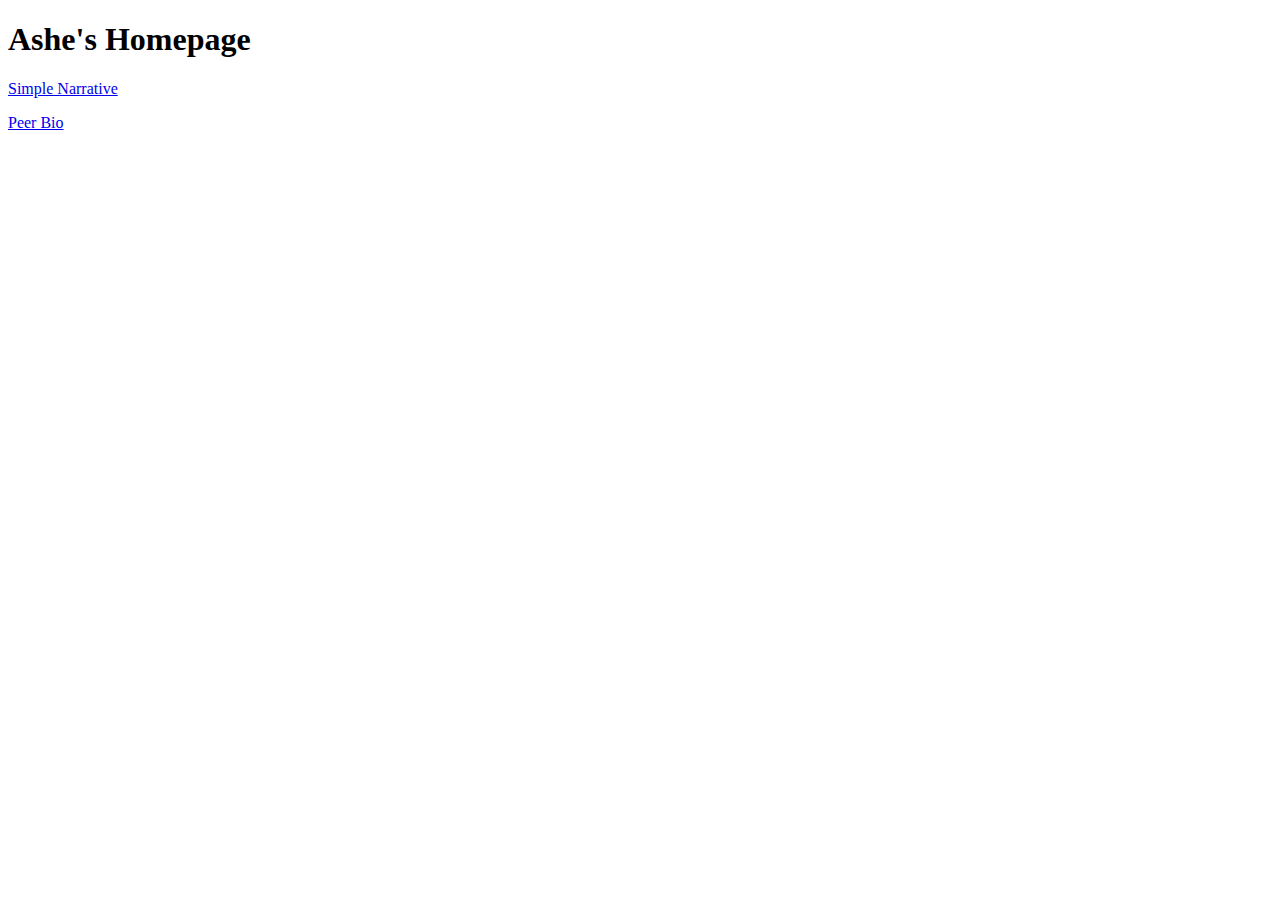
<file: index.html>
<!DOCTYPE html>
<html lang="en">
<head>
    <meta charset="UTF-8">
    <meta http-equiv="X-UA-Compatible" content="IE=edge">
    <meta name="viewport" content="width=device-width, initial-scale=1.0">
    <title>Ashe's Homepage</title>
</head>
<body>
  <h1>Ashe's Homepage</h1>  
  <p><a href="simple-narrative/">Simple Narrative</a></p>
  <p><a href="peer-bio/">Peer Bio</a></p>
</body>
</html>
</file>
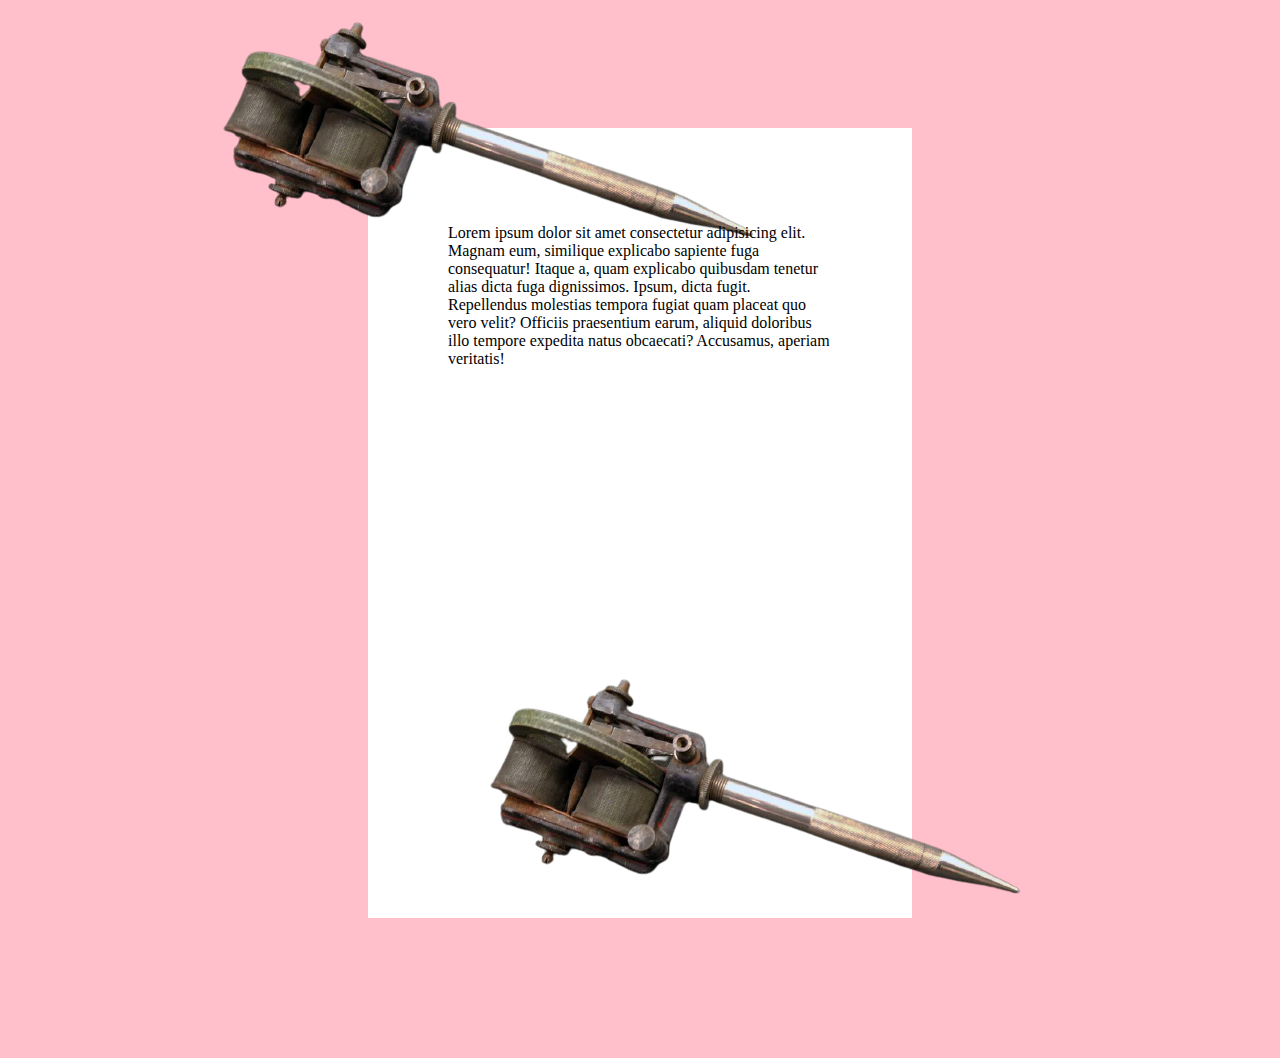
<file: center-layout/index.html>
<!DOCTYPE html>
<html lang="en">
    <link rel="stylesheet" href="style.css">
<head>
    <meta charset="UTF-8">
    <meta http-equiv="X-UA-Compatible" content="IE=edge">
    <meta name="viewport" content="width=, initial-scale=1.0">
    <title>Centering Layout</title>
</head>
<body>
    <main>
        <img class="img1" src="images/one.png"/>
        <img class="img2" src="images/two.png"/>
        <p>Lorem ipsum dolor sit amet consectetur adipisicing elit. Magnam eum, similique explicabo sapiente fuga consequatur! Itaque a, quam explicabo quibusdam tenetur alias dicta fuga dignissimos. Ipsum, dicta fugit. Repellendus molestias tempora fugiat quam placeat quo vero velit? Officiis praesentium earum, aliquid doloribus illo tempore expedita natus obcaecati? Accusamus, aperiam veritatis!</p>
    </main>
</body>
</html>
</file>
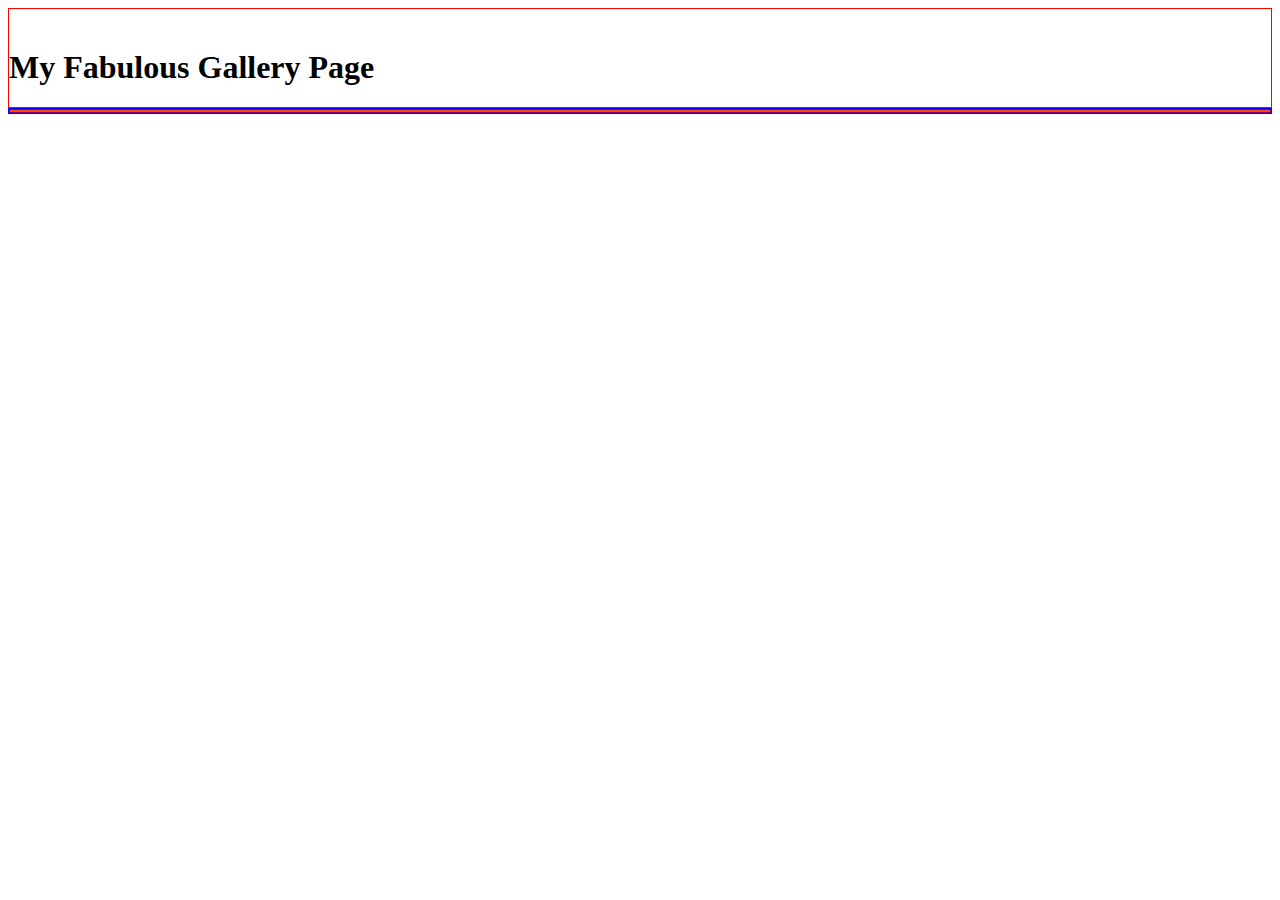
<file: semantic-html/index.html>
<!DOCTYPE html>
<html lang="en">
<head>
    <meta charset="UTF-8">
    <meta http-equiv="X-UA-Compatible" content="IE=edge">
    <meta name="viewport" content="width=device-width, initial-scale=1.0">
    <title>Flexbox</title>
    <link rel="stylesheet" href="style.css">
</head>
<body>
    <header>
        <h1>My Fabulous Gallery Page</h1>
    </header>
    <main>
        <section class="gallery">
            <article>
                
            </article>
        </section>
    </main>
</body>
</html>
</file>
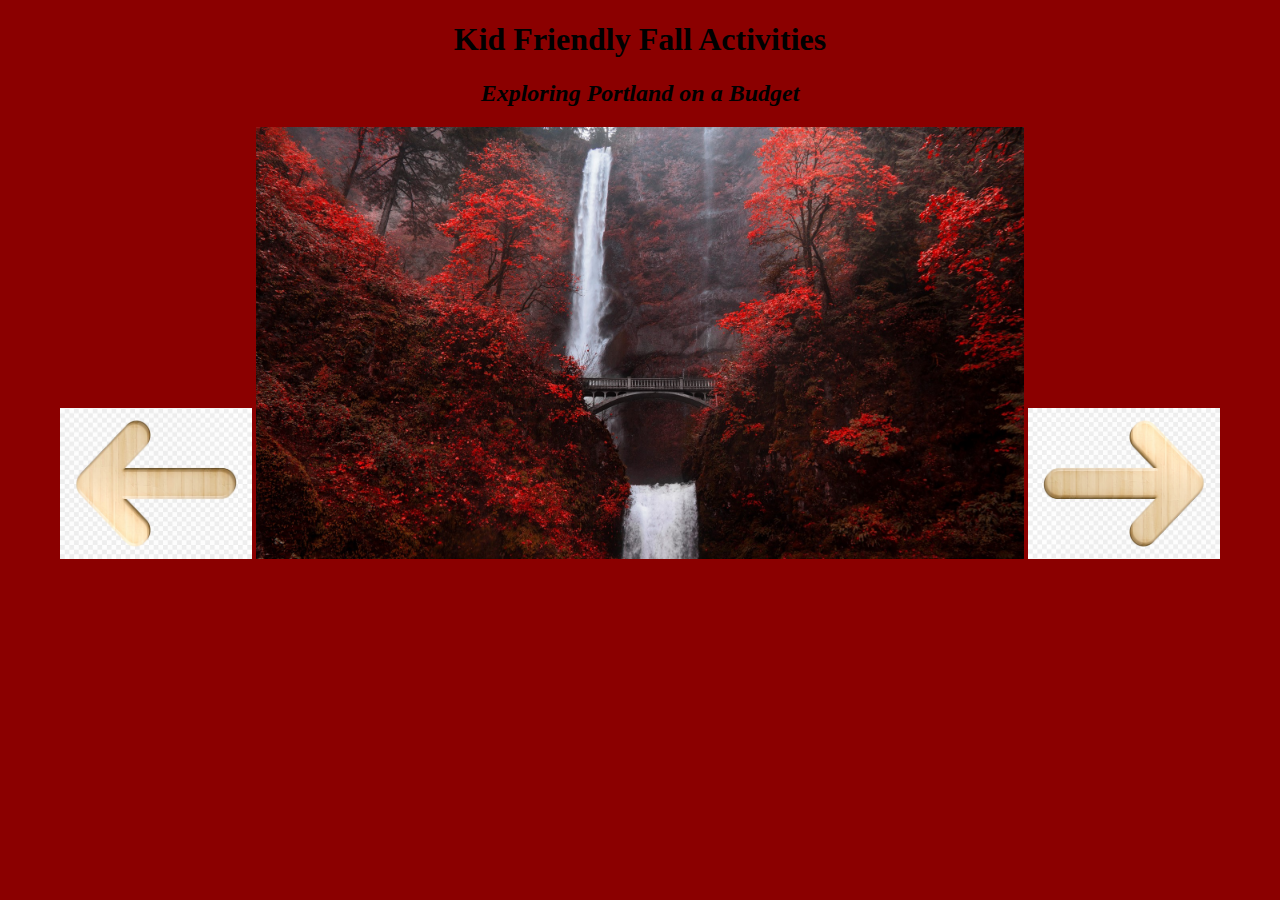
<file: simple-narrative/index.html>
<!DOCTYPE html>
<html lang="en">
<head>
    <meta charset="UTF-8">
    <meta http-equiv="X-UA-Compatible" content="IE=edge">
    <meta name="viewport" content="width=device-width, initial-scale=1.0">
   <link rel="stylesheet" href="style.css">
    <title>Kid Friendly Fall Activities in Portland</title>
</head>
<body>
    <h1><b>Kid Friendly Fall Activities</b></h1>
    <h2><i>Exploring Portland on a Budget</i></h2>
    <a href="page04.html">
        <img class="arrows" src="images/l-arrow.jpeg" alt="leftarrow"></a>
    <img class="falls" src="images/main.jpeg" alt="homepagephoto"></a>
    <a href="page01.html">
        <img class="arrows" src="images/r-arrow.jpeg" alt="rightarrow"></a>
</body>
</html>
</file>
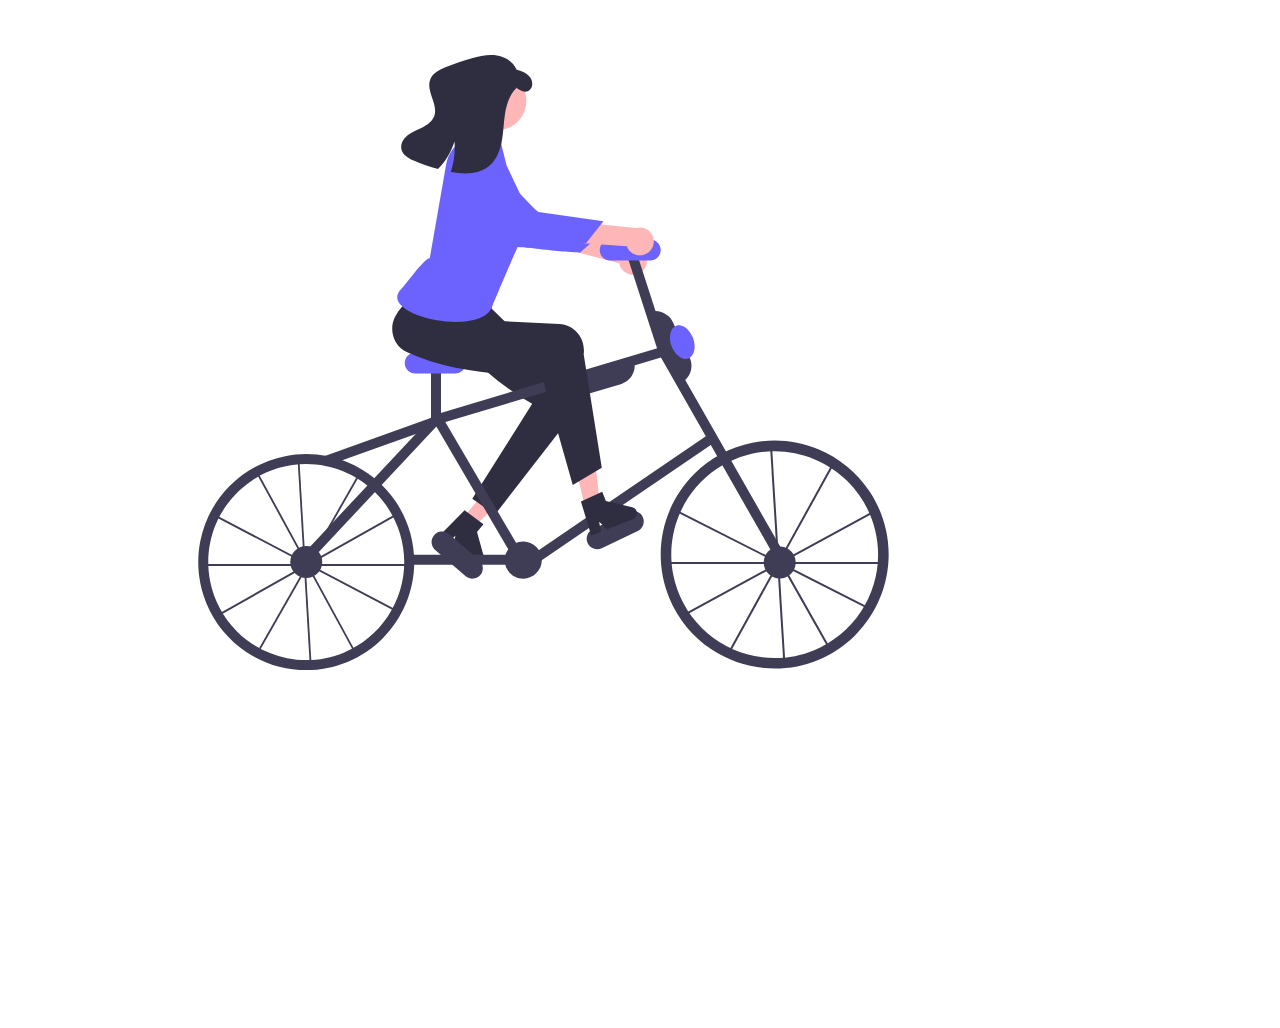
<file: svg-bike/index.html>
<!DOCTYPE html>
<html lang="en">
<head>
    <meta charset="UTF-8">
    <meta http-equiv="X-UA-Compatible" content="IE=edge">
    <meta name="viewport" content="width=device-width, initial-scale=1.0">
    <title>SVG Bike Homework</title>
    <link rel="stylesheet" href="style.css">
</head>
<body>
    <div>
    <svg width="1440" height="1024" viewBox="0 0 1440 1024" fill="none" xmlns="http://www.w3.org/2000/svg">
        <g id="Desktop - 2">
        <rect width="1440" height="1024" fill="white"/>
        <g id="wheel-front">
        <path id="Vector" d="M774.689 668.567C752.146 668.567 730.109 661.882 711.365 649.358C692.621 636.833 678.012 619.032 669.385 598.205C660.758 577.378 658.501 554.461 662.899 532.351C667.297 510.241 678.153 489.931 694.093 473.991C710.033 458.051 730.343 447.195 752.452 442.797C774.562 438.399 797.48 440.657 818.307 449.283C839.134 457.91 856.935 472.519 869.459 491.263C881.984 510.007 888.668 532.044 888.668 554.587C888.634 584.806 876.615 613.777 855.247 635.145C833.879 656.513 804.908 668.532 774.689 668.567ZM774.689 451.161C754.233 451.161 734.237 457.227 717.228 468.591C700.22 479.956 686.964 496.109 679.136 515.008C671.307 533.906 669.259 554.702 673.25 574.764C677.241 594.827 687.091 613.256 701.555 627.72C716.02 642.185 734.449 652.035 754.511 656.026C774.574 660.016 795.369 657.968 814.268 650.14C833.167 642.312 849.32 629.056 860.684 612.047C872.049 595.039 878.115 575.043 878.115 554.587C878.084 527.166 867.177 500.877 847.788 481.488C828.398 462.099 802.109 451.192 774.689 451.161Z" fill="#3F3D56"/>
        <path id="Vector_2" d="M880 562H667V564H880V562Z" fill="#3F3D56"/>
        <path id="Vector_3" d="M831.977 464L729 650.453L730.751 651.42L833.728 464.967L831.977 464Z" fill="#3F3D56"/>
        <path id="Vector_4" d="M873.142 511L686 612.72L686.955 614.477L874.097 512.757L873.142 511Z" fill="#3F3D56"/>
        <path id="Vector_5" d="M867.858 606.718L672.904 508L672 509.784L866.955 608.503L867.858 606.718Z" fill="#3F3D56"/>
        <path id="Vector_6" d="M785.411 664.112L771.996 446L770 446.123L783.415 664.234L785.411 664.112Z" fill="#3F3D56"/>
        <path id="Vector_7" d="M832.759 652.165L725.741 463L724 463.985L831.018 653.15L832.759 652.165Z" fill="#3F3D56"/>
        <path id="Vector_8" d="M779.709 578.567C788.546 578.567 795.709 571.403 795.709 562.567C795.709 553.73 788.546 546.567 779.709 546.567C770.872 546.567 763.709 553.73 763.709 562.567C763.709 571.403 770.872 578.567 779.709 578.567Z" fill="#3F3D56"/>
        </g>
        <g id="wheel-back">
        <path id="Vector_9" d="M306.249 670.12C284.888 670.12 264.008 663.786 246.247 651.919C228.486 640.052 214.644 623.185 206.47 603.45C198.295 583.716 196.157 562 200.324 541.05C204.491 520.101 214.777 500.857 229.881 485.753C244.985 470.649 264.229 460.363 285.179 456.195C306.129 452.028 327.844 454.167 347.578 462.341C367.313 470.516 384.18 484.358 396.047 502.119C407.915 519.879 414.249 540.76 414.249 562.12C414.216 590.754 402.827 618.205 382.58 638.452C362.333 658.699 334.882 670.088 306.249 670.12ZM306.249 464.12C286.866 464.12 267.919 469.868 251.803 480.636C235.687 491.405 223.126 506.71 215.708 524.617C208.291 542.524 206.35 562.229 210.132 581.239C213.913 600.249 223.247 617.711 236.952 631.417C250.658 645.122 268.12 654.456 287.13 658.237C306.14 662.019 325.844 660.078 343.752 652.66C361.659 645.243 376.964 632.682 387.733 616.566C398.501 600.45 404.249 581.503 404.249 562.12C404.219 536.138 393.885 511.228 375.513 492.856C357.14 474.484 332.231 464.15 306.249 464.12Z" fill="#3F3D56"/>
        <path id="Vector_10" d="M407 564H208V566H407V564Z" fill="#3F3D56"/>
        <path id="Vector_11" d="M358.447 473.809L259.01 648.261L260.57 649.219L360.007 474.766L358.447 473.809Z" fill="#3F3D56"/>
        <path id="Vector_12" d="M395.57 514L221.009 612.476L221.875 614.128L396.435 515.653L395.57 514Z" fill="#3F3D56"/>
        <path id="Vector_13" d="M394.468 608.838L217.819 516L217 517.678L393.649 610.516L394.468 608.838Z" fill="#3F3D56"/>
        <path id="Vector_14" d="M311.293 660.119L299.137 455L297.329 455.115L309.484 660.234L311.293 660.119Z" fill="#3F3D56"/>
        <path id="Vector_15" d="M354.194 648.884L257.225 470.987L255.648 471.913L352.617 649.81L354.194 648.884Z" fill="#3F3D56"/>
        <path id="Vector_16" d="M306.248 578.12C315.085 578.12 322.248 570.957 322.248 562.12C322.248 553.283 315.085 546.12 306.248 546.12C297.412 546.12 290.248 553.283 290.248 562.12C290.248 570.957 297.412 578.12 306.248 578.12Z" fill="#3F3D56"/>
        </g>
        <g id="woman-on-bike">
        <path id="Vector_17" d="M463.242 517.575L473.986 526.566L514.55 488.48L498.693 475.211L463.242 517.575Z" fill="#FFB6B6"/>
        <path id="Vector_18" d="M495.028 514.534L472.275 498.829L532.183 403.848C488.763 378.61 458.902 347.823 434.538 314.005C426.258 302.592 421.21 289.309 432.762 280.747C433.302 280.347 433.856 279.968 434.425 279.61C447.597 271.402 443.321 283.703 461.376 277.662L477.69 295.065L512.937 329.361L573.058 367.739C585.149 375.457 588.504 391.691 580.552 403.999C580.132 404.649 579.684 405.28 579.21 405.893L495.028 514.534Z" fill="#2F2E41"/>
        <path id="Vector_19" d="M464.603 510.252L483.441 524.196L477.008 531.883L484.207 557.939C484.562 559.226 484.497 560.593 484.021 561.841C483.545 563.088 482.683 564.15 481.56 564.873C480.437 565.595 479.113 565.94 477.78 565.857C476.448 565.773 475.177 565.266 474.153 564.409L452.792 546.533L455.474 535.848L447.673 542.248L439.619 535.508L464.603 510.252Z" fill="#2F2E41"/>
        <path id="Vector_20" d="M438.311 415.348L322.115 456.9L325.483 466.316L441.678 424.764L438.311 415.348Z" fill="#3F3D56"/>
        <path id="Vector_21" d="M465.485 576.085L435.209 549.943C433.102 548.123 431.805 545.541 431.602 542.764C431.399 539.987 432.307 537.244 434.127 535.136C435.946 533.029 438.528 531.731 441.305 531.527C444.081 531.323 446.825 532.23 448.933 534.048L479.209 560.19C480.253 561.091 481.11 562.189 481.73 563.421C482.35 564.653 482.721 565.995 482.822 567.371C482.923 568.746 482.752 570.128 482.319 571.437C481.886 572.747 481.199 573.958 480.297 575.002C479.396 576.046 478.298 576.902 477.065 577.522C475.833 578.141 474.491 578.511 473.115 578.612C471.74 578.713 470.358 578.541 469.049 578.107C467.739 577.674 466.528 576.986 465.485 576.085V576.085Z" fill="#3F3D56"/>
        <path id="Vector_22" d="M637.47 274.067C635.556 274.727 633.522 274.959 631.509 274.748C629.496 274.536 627.554 273.886 625.819 272.843C624.085 271.8 622.601 270.389 621.47 268.71C620.34 267.031 619.592 265.124 619.278 263.125L511.124 235.275L528.762 216.768L631.773 247.015C635.167 246.711 638.555 247.662 641.294 249.689C644.034 251.715 645.935 254.677 646.637 258.011C647.339 261.345 646.794 264.822 645.104 267.781C643.415 270.74 640.698 272.977 637.47 274.067H637.47Z" fill="#FFB6B6"/>
        <path id="Vector_23" d="M473.168 144.759C473.168 144.759 455.582 146.797 455.898 167.062C456.214 187.327 499.322 233.492 506.048 241.141C512.773 248.79 579.892 252.698 579.892 252.698L600.859 234.262L538.69 213.316L473.168 144.759Z" fill="#6C63FF"/>
        <path id="Vector_24" d="M437.496 239.877L433.529 258.485C433.529 258.485 426.308 273.972 427.71 278.11C429.098 282.225 491.592 304.595 491.592 304.595C491.592 304.595 496.947 276.692 505.881 257.87L437.496 239.877Z" fill="#FFB6B6"/>
        <path id="Vector_25" d="M637.782 530.919L601.689 548.163C599.177 549.363 596.29 549.516 593.664 548.588C591.039 547.66 588.889 545.728 587.689 543.215C586.488 540.702 586.335 537.815 587.263 535.19C588.191 532.564 590.124 530.415 592.636 529.214L628.729 511.971C631.242 510.77 634.128 510.617 636.754 511.545C639.38 512.473 641.529 514.406 642.729 516.918C643.93 519.431 644.083 522.318 643.155 524.943C642.227 527.569 640.294 529.719 637.782 530.919Z" fill="#3F3D56"/>
        <path id="Vector_26" d="M523.248 578.673C533.495 578.673 541.802 570.367 541.802 560.12C541.802 549.873 533.495 541.567 523.248 541.567C513.002 541.567 504.695 549.873 504.695 560.12C504.695 570.367 513.002 578.673 523.248 578.673Z" fill="#3F3D56"/>
        <path id="Vector_27" d="M310.357 560.986L303.061 554.147L433.296 415.214L665.708 345.657L781.053 548.091L772.365 553.042L660.957 357.518L438.748 424.021L310.357 560.986Z" fill="#3F3D56"/>
        <path id="Vector_28" d="M507.492 554.678H409.219V564.678H507.492V554.678Z" fill="#3F3D56"/>
        <path id="Vector_29" d="M441.022 367.334H431.022V419.617H441.022V367.334Z" fill="#3F3D56"/>
        <path id="Vector_30" d="M635.467 249.03L625.951 252.103L658.574 353.124L668.09 350.051L635.467 249.03Z" fill="#3F3D56"/>
        <path id="Vector_31" d="M440.024 413.039L431.394 418.094L513.394 558.094L522.024 553.039L440.024 413.039Z" fill="#3F3D56"/>
        <path id="Vector_32" d="M709.888 433.43L533.896 553.442L539.53 561.703L715.522 441.692L709.888 433.43Z" fill="#3F3D56"/>
        <path id="Vector_33" d="M455.209 373.567H415.209C412.424 373.567 409.754 372.46 407.784 370.491C405.815 368.522 404.709 365.851 404.709 363.067C404.709 360.282 405.815 357.611 407.784 355.642C409.754 353.673 412.424 352.567 415.209 352.567H455.209C457.994 352.567 460.665 353.673 462.634 355.642C464.603 357.611 465.709 360.282 465.709 363.067C465.709 365.851 464.603 368.522 462.634 370.491C460.665 372.46 457.994 373.567 455.209 373.567Z" fill="#6C63FF"/>
        <path id="Vector_34" d="M650.209 260.567H610.209C607.424 260.567 604.754 259.46 602.784 257.491C600.815 255.522 599.709 252.851 599.709 250.067C599.709 247.282 600.815 244.611 602.784 242.642C604.754 240.673 607.424 239.567 610.209 239.567H650.209C652.994 239.567 655.665 240.673 657.634 242.642C659.603 244.611 660.709 247.282 660.709 250.067C660.709 252.851 659.603 255.522 657.634 257.491C655.665 259.46 652.994 260.567 650.209 260.567Z" fill="#6C63FF"/>
        <path id="Vector_35" d="M501.808 129.875C517.907 127.138 528.739 111.868 526.002 95.7696C523.265 79.6708 507.995 68.8389 491.896 71.5759C475.797 74.3128 464.966 89.5823 467.702 105.681C470.439 121.78 485.709 132.612 501.808 129.875Z" fill="#FFB6B6"/>
        <path id="Vector_36" d="M679.869 383.593L646.475 313.103L646.927 312.889C649.241 311.792 651.749 311.163 654.306 311.035C656.864 310.908 659.422 311.286 661.833 312.147C664.245 313.008 666.463 314.336 668.362 316.054C670.26 317.773 671.801 319.849 672.898 322.163L689.594 357.408C690.691 359.723 691.321 362.23 691.448 364.788C691.575 367.345 691.198 369.903 690.336 372.314C689.475 374.726 688.147 376.944 686.429 378.843C684.71 380.741 682.635 382.282 680.32 383.379L679.869 383.593Z" fill="#3F3D56"/>
        <path id="Vector_37" d="M577.791 395.983C573.586 395.972 569.498 394.604 566.133 392.083C562.769 389.563 560.307 386.023 559.115 381.992L558.973 381.512L633.785 359.439L633.926 359.918C634.651 362.374 634.885 364.949 634.615 367.496C634.344 370.042 633.575 372.51 632.351 374.759C631.126 377.009 629.471 378.995 627.479 380.604C625.487 382.213 623.198 383.415 620.742 384.139L583.336 395.176C581.536 395.709 579.668 395.981 577.791 395.983Z" fill="#3F3D56"/>
        <path id="Vector_38" d="M587.406 517.464L601.019 514.106L594.726 458.809L574.634 463.767L587.406 517.464Z" fill="#FFB6B6"/>
        <path id="Vector_39" d="M580.959 501.596L602.204 491.698L605.888 501.02L632.221 507.13C633.522 507.432 634.692 508.141 635.561 509.155C636.429 510.169 636.951 511.434 637.05 512.765C637.149 514.097 636.82 515.425 636.111 516.556C635.402 517.687 634.349 518.562 633.108 519.053L607.204 529.291L599.094 521.835L600.995 531.745L591.229 535.605L580.959 501.596Z" fill="#2F2E41"/>
        <path id="Vector_40" d="M601.782 467.637L572.756 485.044L541.798 375.712C491.578 375.283 445.143 369.66 407.23 352.342C394.385 346.526 388.672 331.144 394.468 317.986C394.739 317.371 395.033 316.767 395.35 316.175C402.73 302.522 417.038 294.504 429.733 280.315L492.709 303.567L488.196 320.525L559.433 324.101C573.759 324.82 584.712 337.264 583.897 351.894C583.854 352.667 583.778 353.437 583.669 354.204L601.782 467.637Z" fill="#2F2E41"/>
        <path id="Vector_41" d="M478.641 129.589L497.994 139.709C499.063 140.135 499.972 140.885 500.595 141.853C501.218 142.821 501.523 143.959 501.469 145.109L506.51 165.281L524.247 202.825C524.247 202.825 528.869 222.806 520.049 241.671C511.229 260.537 491.709 307.567 491.709 307.567C478.978 338.06 374.476 314.512 401.709 288.567C404.949 285.479 423.162 259.403 429.826 257.904L446.176 164.339C447 159.399 448.907 154.702 451.761 150.586C454.614 146.47 458.342 143.037 462.679 140.532C465.299 139.051 467.727 138.174 469.392 138.621C473.185 139.506 474.978 130.915 478.641 129.589Z" fill="#6C63FF"/>
        <path id="Vector_42" d="M646.72 253.566C644.96 254.566 643.003 255.167 640.985 255.329C638.968 255.49 636.939 255.207 635.043 254.5C633.147 253.793 631.429 252.678 630.01 251.235C628.591 249.792 627.505 248.055 626.83 246.147L515.402 238.611L529.346 217.182L636.157 228.019C639.438 227.097 642.943 227.41 646.008 228.9C649.072 230.389 651.484 232.951 652.786 236.101C654.088 239.25 654.19 242.767 653.072 245.986C651.954 249.205 649.694 251.902 646.72 253.566Z" fill="#FFB6B6"/>
        <path id="Vector_43" d="M461.484 156.595C461.484 156.595 444.571 161.824 448.599 181.687C452.628 201.551 503.474 239.024 511.489 245.309C519.503 251.594 586.2 243.122 586.2 243.122L603.428 221.153L538.472 211.968L461.484 156.595Z" fill="#6C63FF"/>
        <path id="Vector_44" d="M688.367 358.522C694.324 356.319 696.437 347.185 693.085 338.12C689.734 329.054 682.188 323.491 676.231 325.693C670.274 327.895 668.161 337.029 671.512 346.095C674.864 355.16 682.41 360.724 688.367 358.522Z" fill="#6C63FF"/>
        </g>
        <path id="hair" d="M528.391 90.9437C523.926 93.1431 518.87 89.9554 514.964 86.7853L516.362 87.9677C509.584 94.6989 506.482 104.315 505.015 113.764C503.546 123.204 503.471 132.843 501.596 142.22C499.719 151.587 495.724 161.02 488.139 166.824C477.979 174.597 463.851 174.25 451.26 172.028C451.092 171.996 450.936 171.972 450.768 171.94C454.049 162.142 455.317 151.783 454.496 141.484C451.234 151.847 445.597 161.305 438.033 169.104C429.678 166.897 421.515 164.017 413.624 160.493C408.519 158.207 403.014 155.065 401.548 149.664C400.079 144.305 403.304 138.634 407.66 135.195C412.015 131.757 417.385 129.931 422.361 127.462C427.33 125.004 432.236 121.523 434.182 116.323C438.67 104.361 425.394 90.8252 430.393 79.061C432.858 73.2759 439.009 70.0797 444.796 67.6047C453.631 63.8363 462.71 60.6694 471.972 58.1258C480.103 55.8914 488.598 54.1326 496.918 55.4569C505.237 56.7812 513.426 61.749 516.496 69.6055C521.501 71.2398 526.815 73.0852 530.059 77.2504C533.302 81.4056 533.118 88.6185 528.391 90.9437Z" fill="#2F2E41"/>
        </g>
        </svg>
    </div>
</body>
</html>
</file>
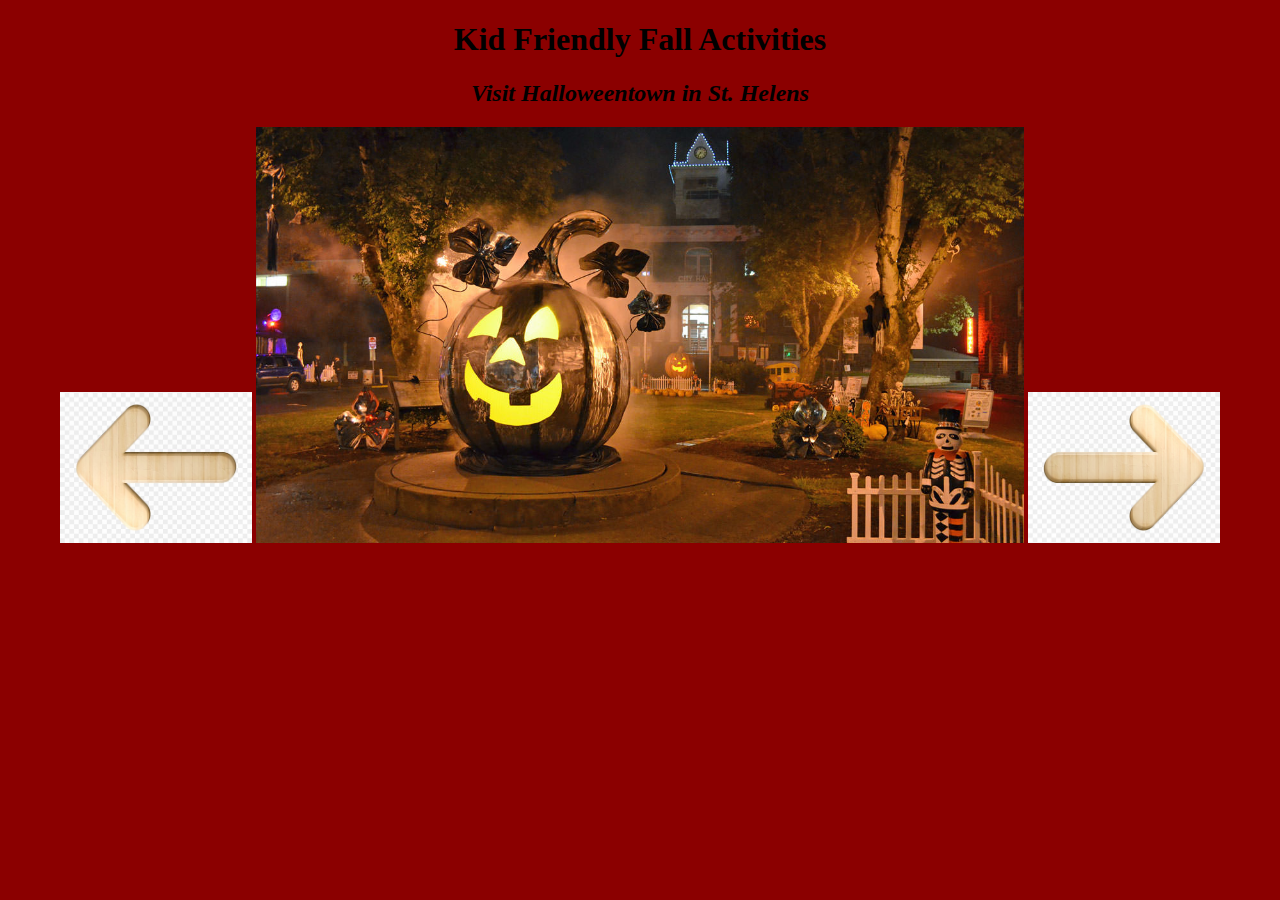
<file: simple-narrative/page01.html>
<!DOCTYPE html>
<html lang="en">
<head>
    <meta charset="UTF-8">
    <meta http-equiv="X-UA-Compatible" content="IE=edge">
    <meta name="viewport" content="width=device-width, initial-scale=1.0">
   <link rel="stylesheet" href="style.css">
    <title>Kid Friendly Fall Activities in Portland</title>
</head>
<body>
    <h1><b>Kid Friendly Fall Activities</b></h1>
    <h2><i>Visit Halloweentown in St. Helens</i></h2>
    <a href="index.html">
        <img class="arrows" src="images/l-arrow.jpeg" alt="leftarrow"></a>
    <img class="falls" src="images/one.jpeg" alt="homepagephoto"></a>
    <a href="page02.html">
        <img class="arrows" src="images/r-arrow.jpeg" alt="rightarrow"></a>
</body>
</html>
</file>
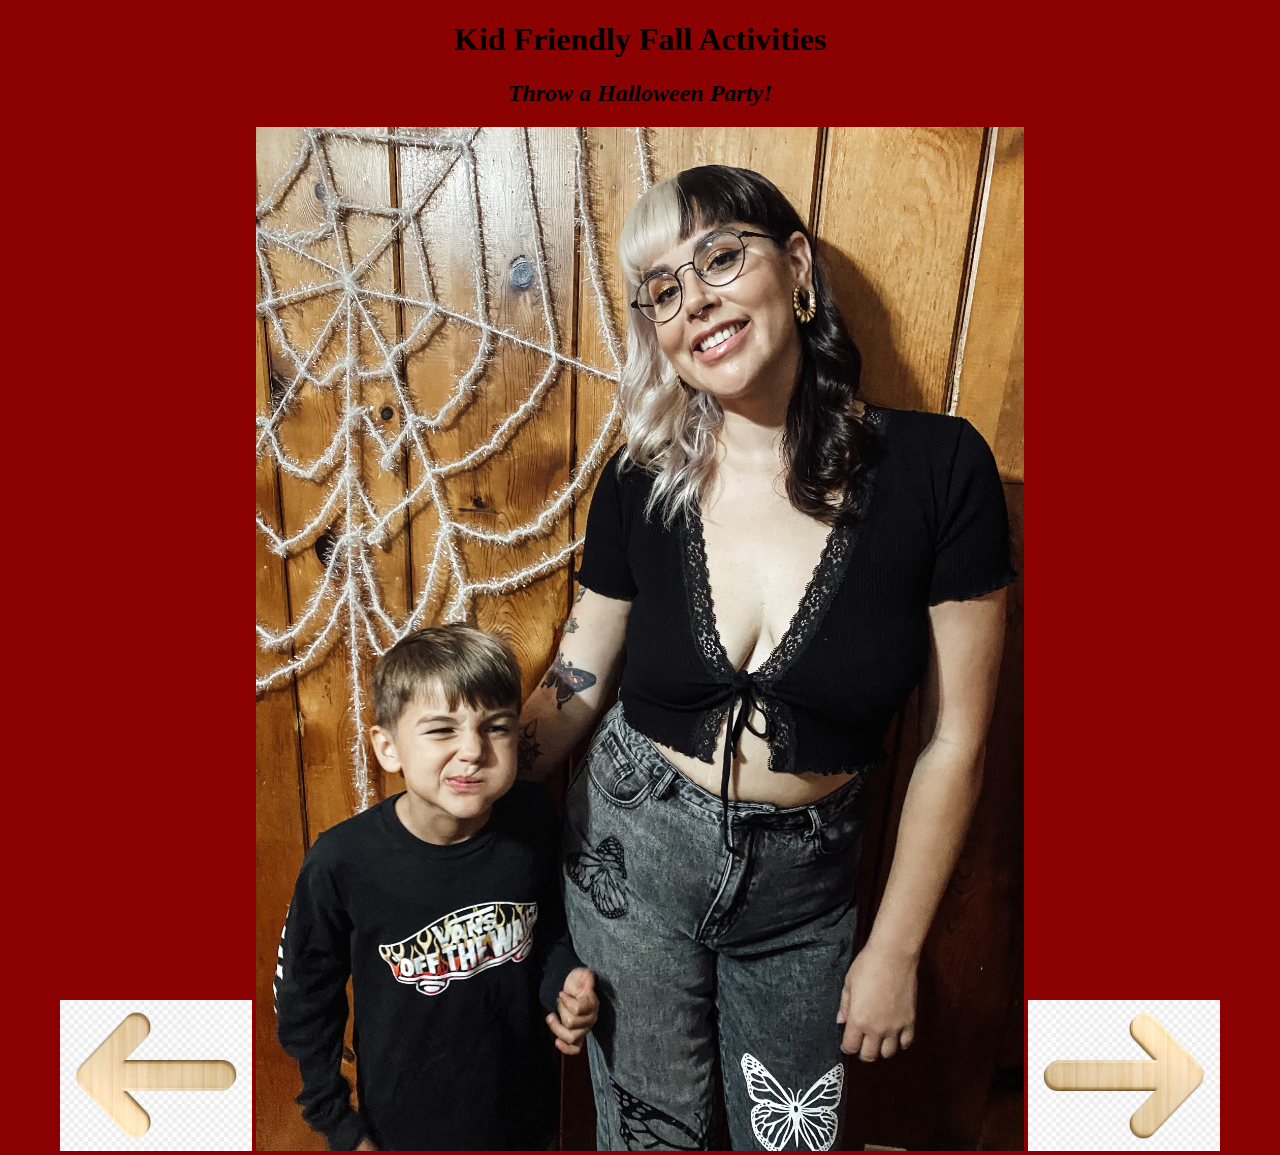
<file: simple-narrative/page02.html>
<!DOCTYPE html>
<html lang="en">
<head>
    <meta charset="UTF-8">
    <meta http-equiv="X-UA-Compatible" content="IE=edge">
    <meta name="viewport" content="width=device-width, initial-scale=1.0">
   <link rel="stylesheet" href="style.css">
    <title>Kid Friendly Fall Activities in Portland</title>
</head>
<body>
    <h1><b>Kid Friendly Fall Activities</b></h1>
    <h2><i>Throw a Halloween Party!</i></h2>
    <a href="page01.html">
        <img class="arrows" src="images/l-arrow.jpeg" alt="leftarrow"></a>
    <img class="falls" src="images/two.JPG" alt="homepagephoto"></a>
    <a href="page03.html">
        <img class="arrows" src="images/r-arrow.jpeg" alt="rightarrow"></a>
</body>
</html>
</file>
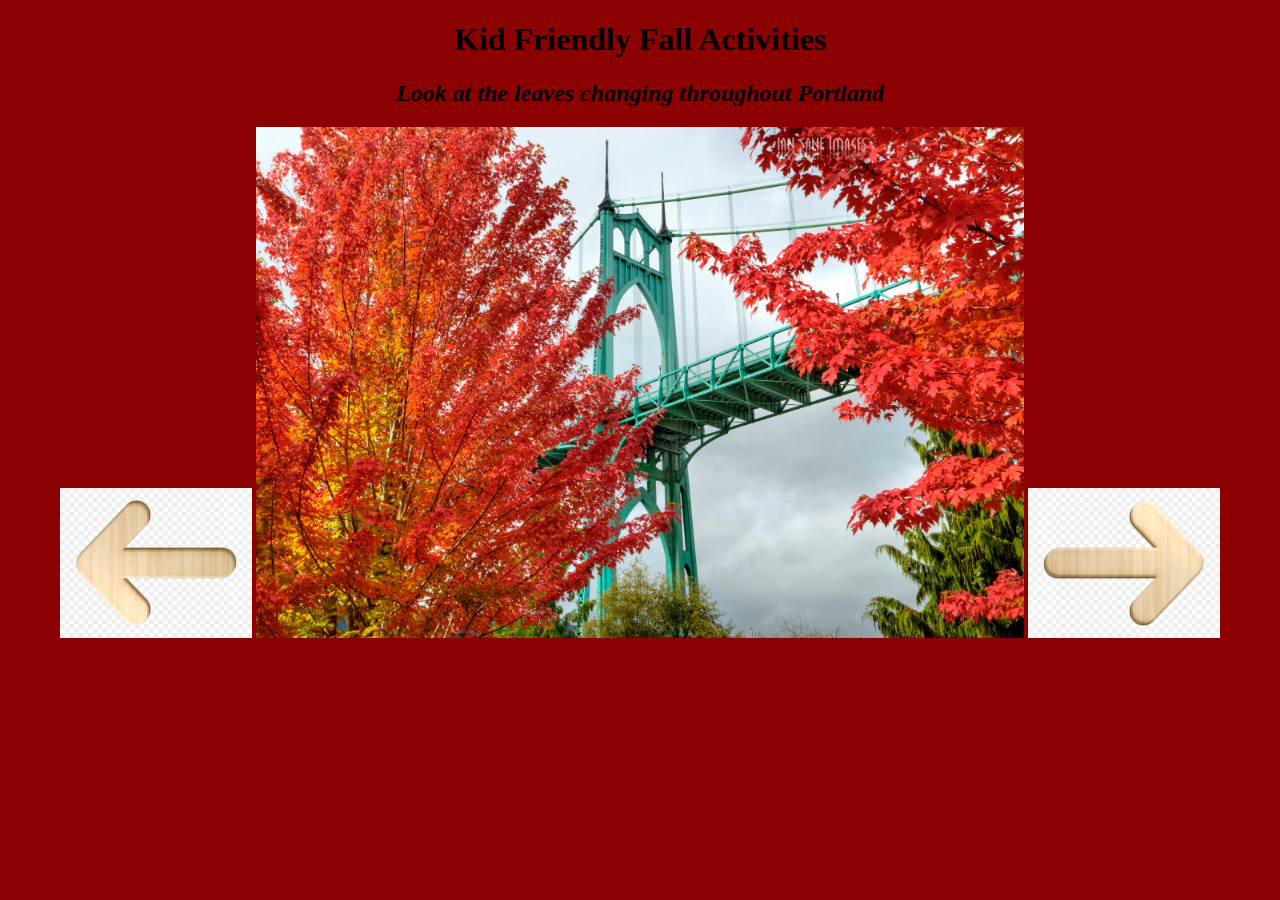
<file: simple-narrative/page03.html>
<!DOCTYPE html>
<html lang="en">
<head>
    <meta charset="UTF-8">
    <meta http-equiv="X-UA-Compatible" content="IE=edge">
    <meta name="viewport" content="width=device-width, initial-scale=1.0">
   <link rel="stylesheet" href="style.css">
    <title>Kid Friendly Fall Activities in Portland</title>
</head>
<body>
    <h1><b>Kid Friendly Fall Activities</b></h1>
    <h2><i>Look at the leaves changing throughout Portland</i></h2>
    <a href="page02.html">
        <img class="arrows" src="images/l-arrow.jpeg" alt="leftarrow"></a>
    <img class="falls" src="images/three.jpeg" alt="homepagephoto"></a>
    <a href="page04.html">
        <img class="arrows" src="images/r-arrow.jpeg" alt="rightarrow"></a>
</body>
</html>
</file>
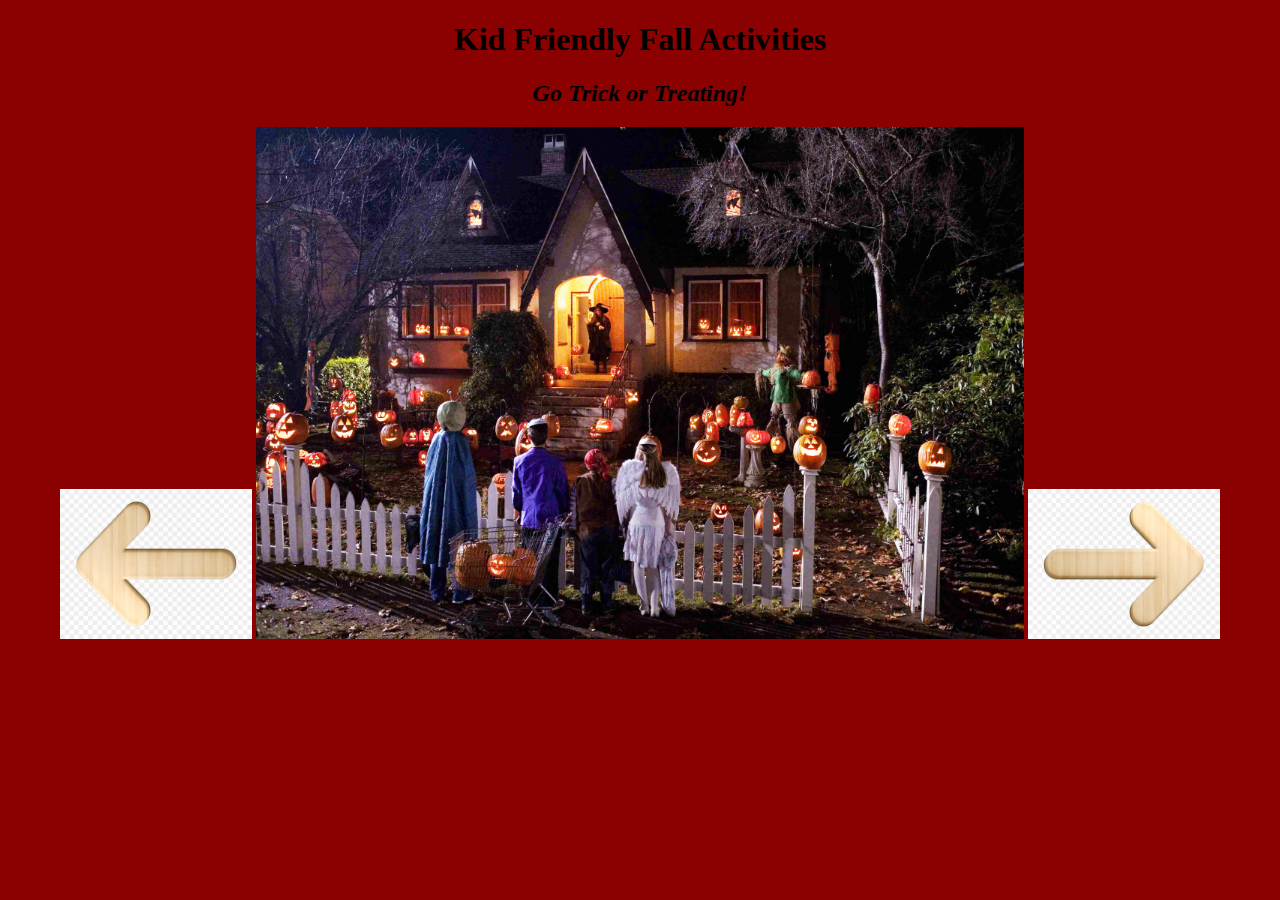
<file: simple-narrative/page04.html>
<!DOCTYPE html>
<html lang="en">
<head>
    <meta charset="UTF-8">
    <meta http-equiv="X-UA-Compatible" content="IE=edge">
    <meta name="viewport" content="width=device-width, initial-scale=1.0">
   <link rel="stylesheet" href="style.css">
    <title>Kid Friendly Fall Activities in Portland</title>
</head>
<body>
    <h1><b>Kid Friendly Fall Activities</b></h1>
    <h2><i>Go Trick or Treating!</i></h2>
    <a href="page03.html">
        <img class="arrows" src="images/l-arrow.jpeg" alt="leftarrow"></a>
    <img class="falls" src="images/four.jpeg" alt="homepagephoto"></a>
    <a href="index.html">
        <img class="arrows" src="images/r-arrow.jpeg" alt="rightarrow"></a>
</body>
</html>
</file>
<file: center-layout/style.css>
body {
    background: pink;
    margin: 0;
}
body.two-col-page {
    background-color: bisque;
}
main {
    position: relative;
    padding: 80px;
    background: #fff;
    width: 30%; 
    margin: auto;
    margin-top: 10%; 
    height: 70vh;
}
.img1 {
    position: absolute;
    top: -160px;
    left: -160px;
    z-index: 1;
}
.img2 {
    position: absolute;
    bottom: -140px;
    right: -140px;
    z-index: 2;
}

main p {
    z-index: 3;
    position: relative;
}

.two-cols section{
    flex:1;
}

.two-cols-p {
    margin-left: -120px
}
</file>
<file: semantic-html/style.css>
* {
    box-sizing: border-box;
}
h1 {
    margin-top: 40px;
}
header {
    border: 1px solid red
}
main {
    border: 1px solid blue
}
section {
    border: 1px solid purple
}
article {
    border: 1px solid orangered
}
.gallery {
    display: flex;
    flex-wrap: wrap;
}
article img {
    width: 100%;
}
.gallery article {
    flex:25%;
}
.featured article {
    flex:1;
}
.featured .featured-article {
    flex:2
}
.featured .middle {
    flex: 35%
}
</file>
<file: simple-narrative/style.css>
body {
    margin:0;
    background:darkred;
    text-align: center;
}
.arrows {
    width: 15%
}
.falls {
    width:60%
}
</file>
<file: svg-bike/style.css>
* {
    margin: 0;
    padding: 0;
    box-sizing: border-box;
}
body { 
    text-align: center;
}
#wheel-back,
#wheel-front {
    animation: wheel 2s infinite linear;
    transform-origin: center;
    transform-box: fill-box;
}
#woman-on-bike {
    animation: bike 1s ease-in-out infinite;
    transform-origin: bottom;
}

#hair {
    animation: hair 1s ease-in-out infinite alternate;
    transform-origin: top;
    transform-box: fill-box;
}

@keyframes wheel {
    from {
        transform: rotateZ(0deg);
    }
    to {
        transform: rotateZ(360deg);
    }
}

@keyframes bike {
    from {
        transform: rotateX(0deg);
    }
    to {
        transform: rotateX(10deg);
    }
}

@keyframes hair {
    from{
        transform: translateY(0%);
    }
    to{
        transform: translateY(10%);
    }
}
</file>
